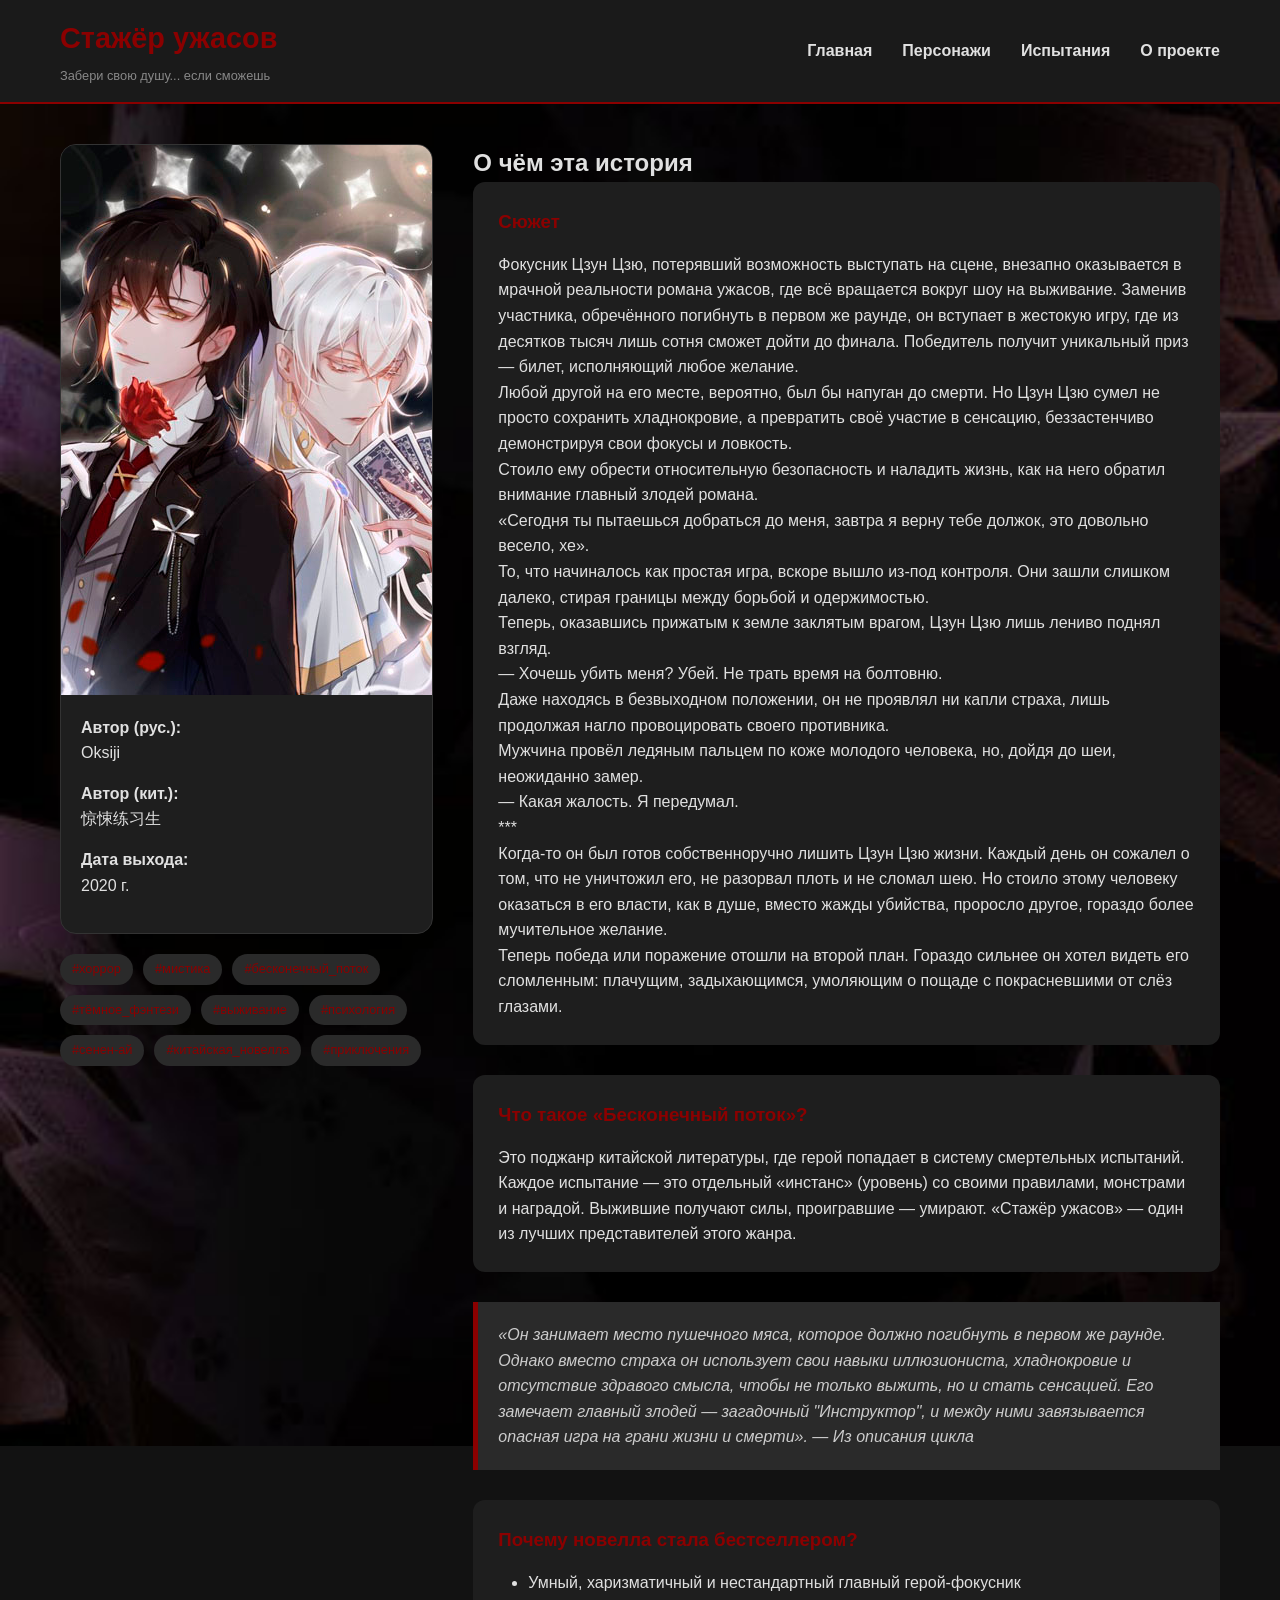
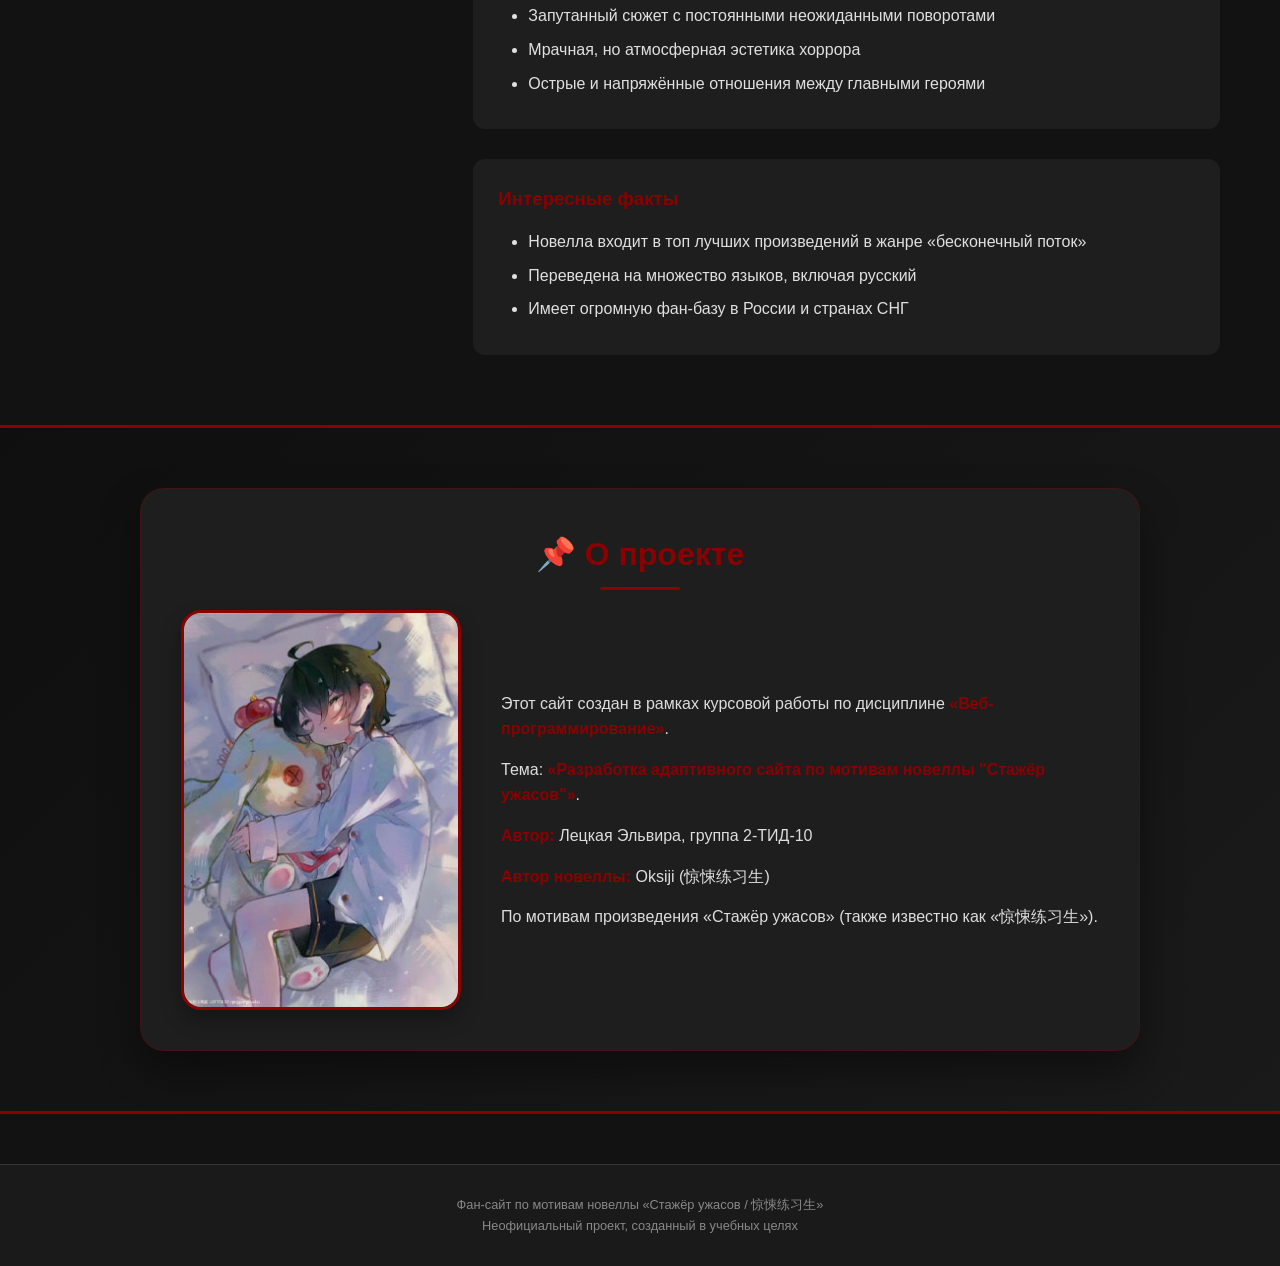
<file: index.html>
<!DOCTYPE html>
<html lang="ru">
<head>
    <meta charset="UTF-8">
    <meta name="viewport" content="width=device-width, initial-scale=1.0">
    <title>Стажёр ужасов — фан-сайт</title>
    <link rel="stylesheet" href="style.css">
</head>
<body>
    <header class="header">
        <div class="container">
            <div class="header__inner">
                <div class="logo">
                    <h1>Стажёр ужасов</h1>
                    <p>Забери свою душу... если сможешь</p>
                </div>
                <button class="burger-menu" id="burgerBtn">☰</button>
                <nav class="nav-menu" id="navMenu">
                    <ul>
                        <li><a href="index.html">Главная</a></li>
                        <li><a href="characters.html">Персонажи</a></li>
                        <li><a href="trials.html">Испытания</a></li>
                        <li><a href="index.html#project">О проекте</a></li>
                    </ul>
                </nav>
            </div>
        </div>
    </header>

    <main>
        <section class="about-page">
            <div class="container">
                <div class="about-page__grid">
                    <!-- Колонка с обложкой и краткой информацией -->
                    <aside class="about-page__sidebar">
                        <div class="novel-cover">
                            <div class="novel-cover__image">
                                <img src="cover.jpg" alt="Обложка новеллы Стажёр ужасов" style="width:100%; height:100%; object-fit:cover;">
                            </div>
                            <div class="novel-cover__info">
                                <p><strong>Автор (рус.):</strong><br> Oksiji</p>
                                <p><strong>Автор (кит.):</strong><br> 惊悚练习生</p>
                                <p><strong>Дата выхода:</strong><br> 2020 г.</p>
                            </div>
                        </div>
                        <div class="novel-tags">
                            <span class="tag">#хоррор</span>
                            <span class="tag">#мистика</span>
                            <span class="tag">#бесконечный_поток</span>
                            <span class="tag">#тёмное_фэнтези</span>
                            <span class="tag">#выживание</span>
                            <span class="tag">#психология</span>
                            <span class="tag">#сенен-ай</span>
                            <span class="tag">#китайская_новелла</span>
                            <span class="tag">#приключения</span>
                        </div>
                    </aside>

                    <!-- Колонка с основным описанием -->
                    <div class="about-page__content">
                        <h2>О чём эта история</h2>
                        
                        <div class="about-block">
                            <h3>Сюжет</h3>
                            <p>Фокусник Цзун Цзю, потерявший возможность выступать на сцене, внезапно оказывается в мрачной реальности романа ужасов, где всё вращается вокруг шоу на выживание. Заменив участника, обречённого погибнуть в первом же раунде, он вступает в жестокую игру, где из десятков тысяч лишь сотня сможет дойти до финала. Победитель получит уникальный приз — билет, исполняющий любое желание.</p>

                            <p>Любой другой на его месте, вероятно, был бы напуган до смерти. Но Цзун Цзю сумел не просто сохранить хладнокровие, а превратить своё участие в сенсацию, беззастенчиво демонстрируя свои фокусы и ловкость.</p>  

                            <p>Стоило ему обрести относительную безопасность и наладить жизнь, как на него обратил внимание главный злодей романа.</p> 
                            <p>«Сегодня ты пытаешься добраться до меня, завтра я верну тебе должок, это довольно весело, хе».</p>
                            <p>То, что начиналось как простая игра, вскоре вышло из-под контроля. Они зашли слишком далеко, стирая границы между борьбой и одержимостью.</p> 
                            <p>Теперь, оказавшись прижатым к земле заклятым врагом, Цзун Цзю лишь лениво поднял взгляд.</p> 
                            <p>— Хочешь убить меня? Убей. Не трать время на болтовню.</p> 
                            <p>Даже находясь в безвыходном положении, он не проявлял ни капли страха, лишь продолжая нагло провоцировать своего противника.</p>
                            <p>Мужчина провёл ледяным пальцем по коже молодого человека, но, дойдя до шеи, неожиданно замер.</p>
                            <p>— Какая жалость. Я передумал.</p>
                            <p>***</p>
                            <p>Когда-то он был готов собственноручно лишить Цзун Цзю жизни. Каждый день он сожалел о том, что не уничтожил его, не разорвал плоть и не сломал шею. Но стоило этому человеку оказаться в его власти, как в душе, вместо жажды убийства, проросло другое, гораздо более мучительное желание.</p>  
                            <p>Теперь победа или поражение отошли на второй план. Гораздо сильнее он хотел видеть его сломленным: плачущим, задыхающимся, умоляющим о пощаде с покрасневшими от слёз глазами.</p>
                        </div>

                        <div class="about-block">
                            <h3>Что такое «Бесконечный поток»?</h3>
                            <p>Это поджанр китайской литературы, где герой попадает в систему смертельных испытаний. Каждое испытание — это отдельный «инстанс» (уровень) со своими правилами, монстрами и наградой. Выжившие получают силы, проигравшие — умирают. «Стажёр ужасов» — один из лучших представителей этого жанра.</p>
                        </div>

                        <div class="quote-block">
                            <p>«Он занимает место пушечного мяса, которое должно погибнуть в первом же раунде. Однако вместо страха он использует свои навыки иллюзиониста, хладнокровие и отсутствие здравого смысла, чтобы не только выжить, но и стать сенсацией. Его замечает главный злодей — загадочный "Инструктор", и между ними завязывается опасная игра на грани жизни и смерти». — Из описания цикла</p>
                        </div>

                        <div class="about-block">
                            <h3>Почему новелла стала бестселлером?</h3>
                            <ul>
                                <li>Умный, харизматичный и нестандартный главный герой-фокусник</li>
                                <li>Запутанный сюжет с постоянными неожиданными поворотами</li>
                                <li>Мрачная, но атмосферная эстетика хоррора</li>
                                <li>Острые и напряжённые отношения между главными героями</li>
                            </ul>
                        </div>

                        <div class="about-block">
                            <h3>Интересные факты</h3>
                            <ul>
                                <li>Новелла входит в топ лучших произведений в жанре «бесконечный поток»</li>
                                <li>Переведена на множество языков, включая русский</li>
                                <li>Имеет огромную фан-базу в России и странах СНГ</li>
                            </ul>
                        </div>
                    </div>
                </div>
            </div>
        </section>

        <!-- СЕКЦИЯ "О ПРОЕКТЕ" В КОНЦЕ СТРАНИЦЫ (ОТДЕЛЬНО) -->
        <section id="project" class="project-section">
            <div class="container">
                <div class="project-wrapper">
                    <h2>📌 О проекте</h2>
                    <div class="project-content">
                        <div class="project-image-container">
                            <img src="зайка.jpg" alt="Проект Стажёр ужасов" class="project-image" onerror="this.src='https://placehold.co/300x200/8b0000/white?text=Стажёр+ужасов'">
                        </div>
                        <div class="project-text">
                            <p>Этот сайт создан в рамках курсовой работы по дисциплине <strong>«Веб-программирование»</strong>.</p>
                            <p>Тема: <strong>«Разработка адаптивного сайта по мотивам новеллы "Стажёр ужасов"»</strong>.</p>
                            <p><strong>Автор:</strong> Лецкая Эльвира, группа 2-ТИД-10</p>
                            <p><strong>Автор новеллы:</strong> Oksiji (惊悚练习生)</p>
                            <p>По мотивам произведения «Стажёр ужасов» (также известно как «惊悚练习生»).</p>
                        </div>
                    </div>
                </div>
            </div>
        </section>
    </main>

    <footer class="footer">
        <div class="container">
            <p>Фан-сайт по мотивам новеллы «Стажёр ужасов / 惊悚练习生»</p>
            <p>Неофициальный проект, созданный в учебных целях</p>
        </div>
    </footer>

    <script src="script.js"></script>
</body>
</html>
</file>
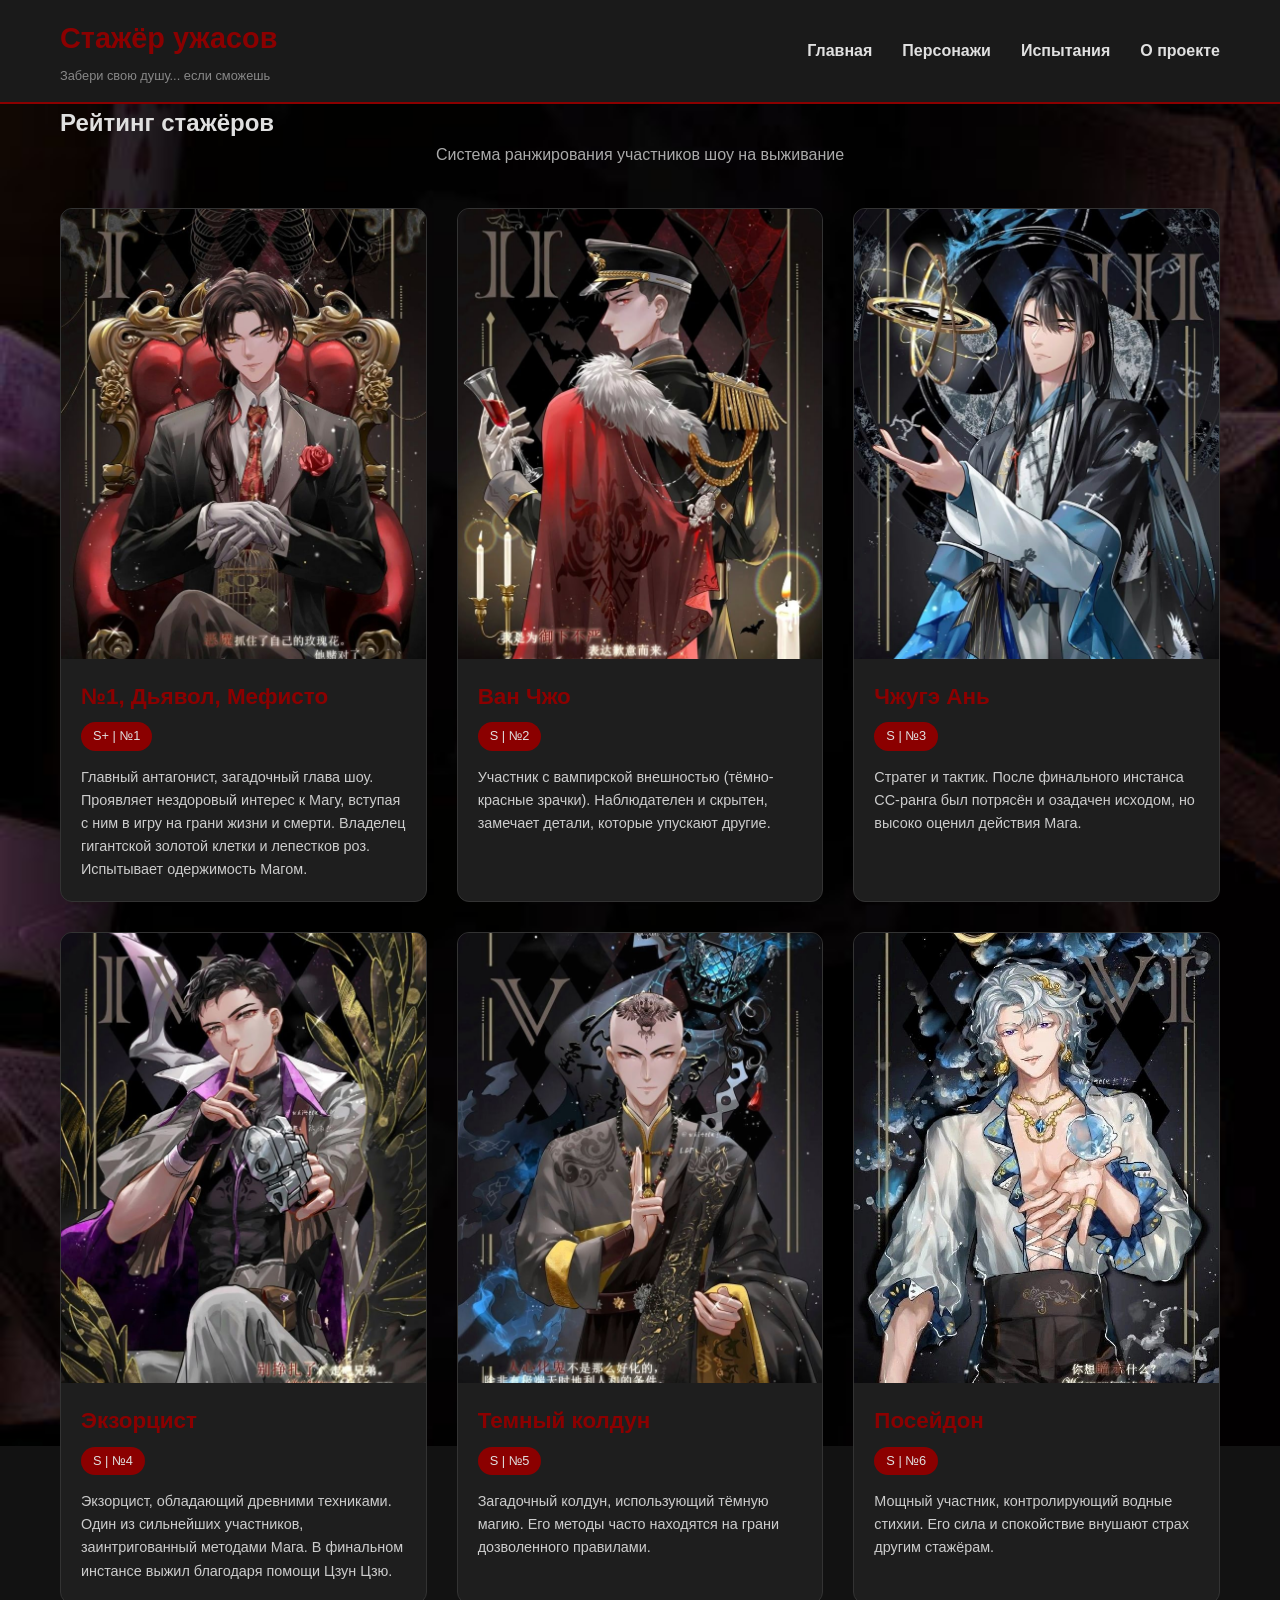
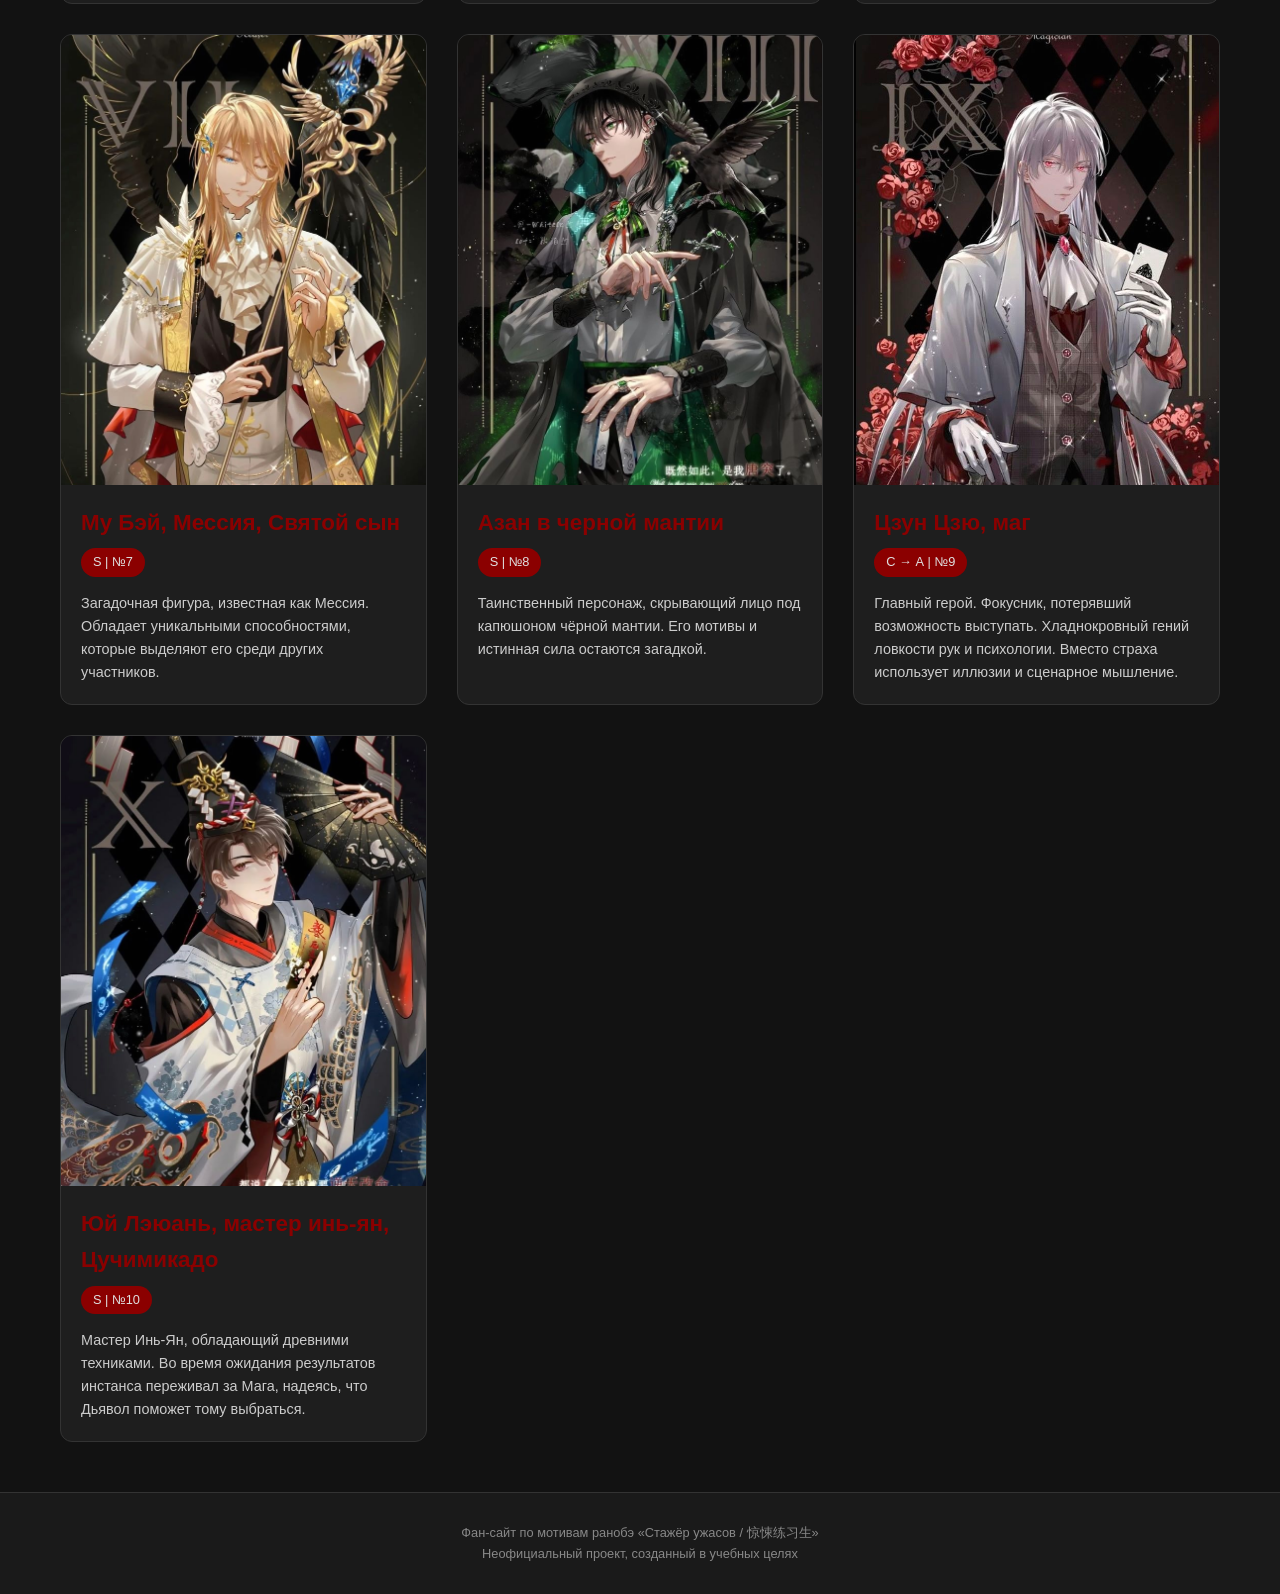
<file: characters.html>
<!DOCTYPE html>
<html lang="ru">
<head>
    <meta charset="UTF-8">
    <meta name="viewport" content="width=device-width, initial-scale=1.0">
    <title>Персонажи — Стажёр ужасов</title>
    <link rel="stylesheet" href="style.css">
</head>
<body>
    <header class="header">
        <div class="container">
            <div class="header__inner">
                <div class="logo">
                    <h1>Стажёр ужасов</h1>
                    <p>Забери свою душу... если сможешь</p>
                </div>
                <button class="burger-menu" id="burgerBtn">☰</button>
                <nav class="nav-menu" id="navMenu">
                    <ul>
                        <li><a href="index.html">Главная</a></li>
                        <li><a href="characters.html">Персонажи</a></li>
                        <li><a href="trials.html">Испытания</a></li>
                        <li><a href="index.html#project">О проекте</a></li>
                    </ul>
                </nav>
            </div>
        </div>
    </header>

    <main>
        <section class="characters-page">
            <div class="container">
                <h2>Рейтинг стажёров</h2>
                <p class="section-desc">Система ранжирования участников шоу на выживание</p>
                
                <div class="characters-grid" id="charactersGrid">
                    <!-- Карточки персонажей добавятся через JavaScript -->
                </div>
            </div>
        </section>
    </main>

    <footer class="footer">
        <div class="container">
            <p>Фан-сайт по мотивам ранобэ «Стажёр ужасов / 惊悚练习生»</p>
            <p>Неофициальный проект, созданный в учебных целях</p>
        </div>
    </footer>

    <script src="script.js"></script>
</body>
</html>
</file>
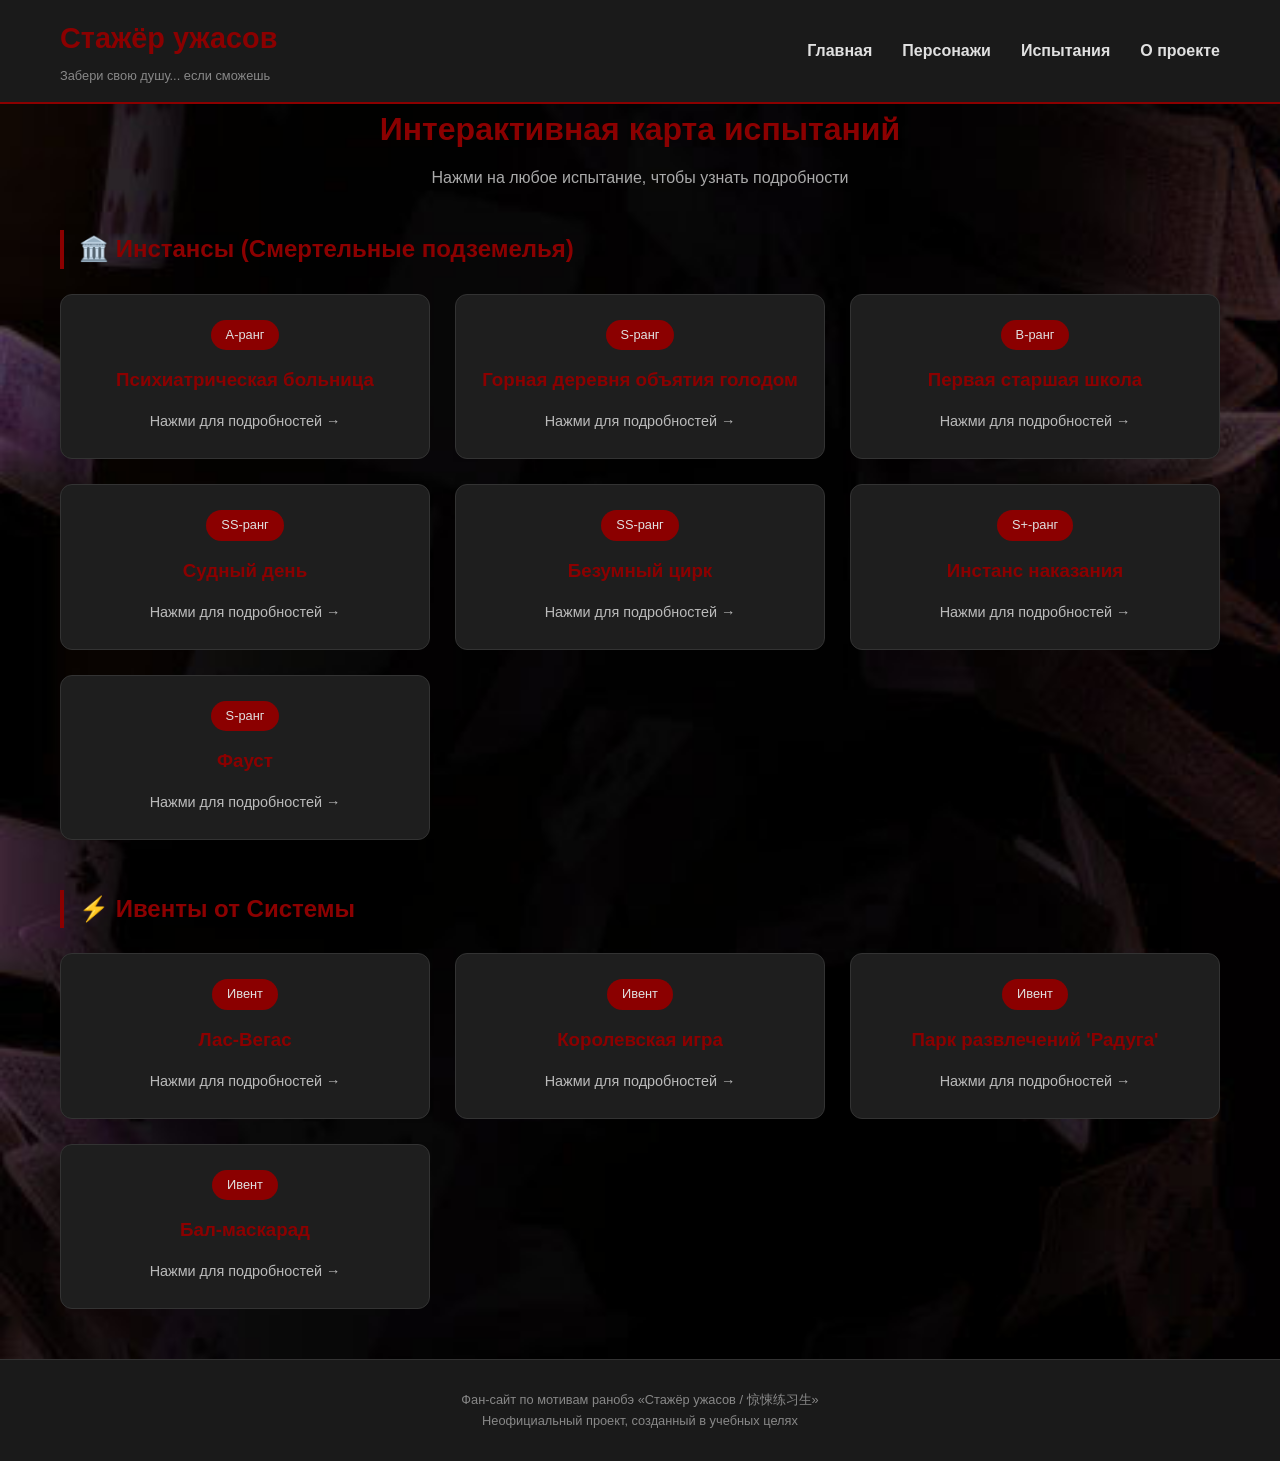
<file: trials.html>
<!DOCTYPE html>
<html lang="ru">
<head>
    <meta charset="UTF-8">
    <meta name="viewport" content="width=device-width, initial-scale=1.0">
    <title>Испытания — Стажёр ужасов</title>
    <link rel="stylesheet" href="style.css">
</head>
<body>
    <header class="header">
        <div class="container">
            <div class="header__inner">
                <div class="logo">
                    <h1>Стажёр ужасов</h1>
                    <p>Забери свою душу... если сможешь</p>
                </div>
                <button class="burger-menu" id="burgerBtn">☰</button>
                <nav class="nav-menu" id="navMenu">
                    <ul>
                        <li><a href="index.html">Главная</a></li>
                        <li><a href="characters.html">Персонажи</a></li>
                        <li><a href="trials.html">Испытания</a></li>
                        <li><a href="index.html#project">О проекте</a></li>
                    </ul>
                </nav>
            </div>
        </div>
    </header>

    <main>
        <section class="trials-page">
            <div class="container">
                <h2>Интерактивная карта испытаний</h2>
                <p class="section-desc">Нажми на любое испытание, чтобы узнать подробности</p>
                
                <!-- Раздел 1: Инстансы -->
                <div class="trials-section">
                    <h3 class="trials-section__title">🏛️ Инстансы (Смертельные подземелья)</h3>
                    <div class="trials-map" id="instancesMap">
                        <!-- Инстансы добавятся через JavaScript -->
                    </div>
                </div>

                <!-- Раздел 2: Ивенты от Системы -->
                <div class="trials-section">
                    <h3 class="trials-section__title">⚡ Ивенты от Системы</h3>
                    <div class="trials-map" id="eventsMap">
                        <!-- Ивенты добавятся через JavaScript -->
                    </div>
                </div>
            </div>
        </section>
    </main>

    <footer class="footer">
        <div class="container">
            <p>Фан-сайт по мотивам ранобэ «Стажёр ужасов / 惊悚练习生»</p>
            <p>Неофициальный проект, созданный в учебных целях</p>
        </div>
    </footer>

    <script src="script.js"></script>
</body>
</html>
</file>
<file: style.css>
/* ===== ОБЩИЕ СТИЛИ И СБРОС ===== */
* {
    margin: 0;
    padding: 0;
    box-sizing: border-box;
}

body {
    font-family: 'Segoe UI', Tahoma, Geneva, Verdana, sans-serif;
    background-image: url('фон.jpg');
    background-size: cover;
    background-position: center;
    background-attachment: fixed;
    background-repeat: no-repeat;
    background-color: #121212;
    color: #e0e0e0;
    line-height: 1.6;
}

.container {
    max-width: 1200px;
    margin: 0 auto;
    padding: 0 20px;
}

/* ===== ШАПКА И НАВИГАЦИЯ ===== */
.header {
    background-color: #1a1a1a;
    border-bottom: 2px solid #8b0000;
    position: sticky;
    top: 0;
    z-index: 100;
}

.header__inner {
    display: flex;
    justify-content: space-between;
    align-items: center;
    padding: 15px 0;
}

.logo h1 {
    color: #8b0000;
    font-size: 1.8rem;
    margin-bottom: 5px;
}

.logo p {
    font-size: 0.8rem;
    color: #888;
}

.nav-menu ul {
    display: flex;
    list-style: none;
    gap: 30px;
}

.nav-menu a {
    color: #e0e0e0;
    text-decoration: none;
    font-weight: bold;
    transition: color 0.3s;
}

.nav-menu a:hover {
    color: #8b0000;
}

.burger-menu {
    display: none;
    background: none;
    border: none;
    color: white;
    font-size: 28px;
    cursor: pointer;
}

/* ===== СТРАНИЦА "О НОВЕЛЛЕ" (ОНА ЖЕ ГЛАВНАЯ) ===== */
.about-page__grid {
    display: grid;
    grid-template-columns: 1fr 2fr;
    gap: 40px;
    margin: 40px 0;
}

.novel-cover {
    background-color: #1e1e1e;
    border-radius: 16px;
    overflow: hidden;
    border: 1px solid #333;
}

.novel-cover__image {
    background-color: #2a2a2a;
    height: 550px;
    display: flex;
    align-items: center;
    justify-content: center;
    color: #888;
}

.novel-cover__info {
    padding: 20px;
}

.novel-cover__info p {
    margin-bottom: 15px;
}

.novel-tags {
    display: flex;
    flex-wrap: wrap;
    gap: 10px;
    margin-top: 20px;
}

.tag {
    background-color: #2a2a2a;
    padding: 5px 12px;
    border-radius: 20px;
    font-size: 0.8rem;
    color: #8b0000;
}

.about-block {
    background-color: #1e1e1e;
    border-radius: 12px;
    padding: 25px;
    margin-bottom: 30px;
}

.about-block h3 {
    color: #8b0000;
    margin-bottom: 15px;
}

.about-block ul {
    margin-left: 30px;
}

.about-block li {
    margin-bottom: 8px;
}

.quote-block {
    background-color: #2a2a2a;
    border-left: 5px solid #8b0000;
    padding: 20px;
    margin: 30px 0;
    font-style: italic;
    color: #ccc;
}

/* ===== СТРАНИЦА ПЕРСОНАЖЕЙ ===== */
.section-desc {
    text-align: center;
    margin-bottom: 40px;
    color: #aaa;
}

.characters-grid {
    display: grid;
    grid-template-columns: repeat(auto-fit, minmax(280px, 1fr));
    gap: 30px;
}

.character-card {
    background-color: #1e1e1e;
    border-radius: 12px;
    overflow: hidden;
    transition: transform 0.3s;
    border: 1px solid #333;
}

.character-card:hover {
    transform: translateY(-5px);
    border-color: #8b0000;
}

.character-img {
    height: 200px;
    background-color: #2a2a2a;
    display: flex;
    align-items: center;
    justify-content: center;
    color: #888;
    font-size: 0.9rem;
}

.character-info {
    padding: 20px;
}

.character-name {
    font-size: 1.4rem;
    margin-bottom: 8px;
    color: #8b0000;
}

.character-rank {
    display: inline-block;
    background-color: #8b0000;
    padding: 4px 12px;
    border-radius: 20px;
    font-size: 0.8rem;
    margin-bottom: 15px;
}

.character-desc {
    color: #ccc;
    font-size: 0.9rem;
}

/* ===== СТРАНИЦА ИСПЫТАНИЙ ===== */
.trials-page h2 {
    text-align: center;
    margin-bottom: 10px;
    font-size: 2rem;
    color: #8b0000;
}

.trials-section {
    margin-bottom: 50px;
}

.trials-section__title {
    color: #8b0000;
    margin-bottom: 25px;
    font-size: 1.5rem;
    border-left: 4px solid #8b0000;
    padding-left: 15px;
}

.trials-map {
    display: grid;
    grid-template-columns: repeat(auto-fit, minmax(280px, 1fr));
    gap: 25px;
}

.trial-card {
    background-color: #1e1e1e;
    border-radius: 12px;
    padding: 25px;
    cursor: pointer;
    transition: all 0.3s;
    border: 1px solid #333;
    text-align: center;
}

.trial-card:hover {
    transform: translateY(-5px);
    border-color: #8b0000;
    background-color: #252525;
}

.trial-rank {
    display: inline-block;
    background-color: #8b0000;
    padding: 5px 15px;
    border-radius: 25px;
    font-size: 0.8rem;
    margin-bottom: 15px;
}

.trial-card h3 {
    color: #8b0000;
    margin-bottom: 15px;
}

.trial-card p {
    color: #bbb;
    font-size: 0.9rem;
}

/* ===== МОДАЛЬНОЕ ОКНО ===== */
.modal {
    position: fixed;
    top: 0;
    left: 0;
    width: 100%;
    height: 100%;
    background-color: rgba(0, 0, 0, 0.8);
    display: flex;
    align-items: center;
    justify-content: center;
    z-index: 1000;
}

.modal-content {
    background-color: #1e1e1e;
    border-radius: 16px;
    padding: 30px;
    max-width: 500px;
    width: 90%;
    border: 2px solid #8b0000;
    position: relative;
}

.modal-close {
    position: absolute;
    top: 15px;
    right: 20px;
    font-size: 28px;
    cursor: pointer;
    color: #8b0000;
}

.modal-close:hover {
    color: #fff;
}

.modal-content h3 {
    color: #8b0000;
    margin-bottom: 20px;
}

.modal-content p {
    line-height: 1.6;
}

/* ===== ПОДВАЛ ===== */
.footer {
    background-color: #1a1a1a;
    text-align: center;
    padding: 30px 0;
    margin-top: 50px;
    border-top: 1px solid #333;
}

.footer p {
    font-size: 0.8rem;
    color: #888;
}

/* ===== АДАПТИВНОСТЬ (МЕДИА-ЗАПРОСЫ) ===== */

/* Планшеты */
@media (max-width: 768px) {
    .burger-menu {
        display: block;
    }
    
    .nav-menu {
        display: none;
        position: absolute;
        top: 100%;
        left: 0;
        width: 100%;
        background-color: #1a1a1a;
        padding: 20px;
    }
    
    .nav-menu.active {
        display: block;
    }
    
    .nav-menu ul {
        flex-direction: column;
        gap: 15px;
        text-align: center;
    }
    
    .about-page__grid {
        grid-template-columns: 1fr;
        gap: 30px;
    }
    
    .novel-cover__image {
        height: 250px;
    }
}

/* Телефоны */
@media (max-width: 480px) {
    .logo h1 {
        font-size: 1.2rem;
    }
    
    .logo p {
        font-size: 0.6rem;
    }
    
    h2 {
        font-size: 1.5rem !important;
    }
    
    .feature-card, .character-card, .trial-card {
        padding: 15px;
    }
    
    .modal-content {
        padding: 20px;
    }
    
    .character-name {
        font-size: 1.2rem;
    }
}

/* ===== СТИЛИ ДЛЯ ФОТОГРАФИЙ ПЕРСОНАЖЕЙ ===== */
.character-img {
    height: 450px;
    background-color: #2a2a2a;
    display: flex;
    align-items: center;
    justify-content: center;
    overflow: hidden;
    position: relative;
}

.character-img__photo {
    width: 100%;
    height: 100%;
    object-fit: cover;
    display: block;
}

.character-img__placeholder {
    font-size: 4rem;
    color: #888;
    display: flex;
    align-items: center;
    justify-content: center;
    width: 100%;
    height: 100%;
}

/* ===== СТИЛИ ДЛЯ БЛОКА "О ПРОЕКТЕ" (ВНУТРИ СЕКЦИИ) ===== */
.project-info {
    text-align: center;
}

.project-card {
    background-color: #1e1e1e;
    border-radius: 16px;
    padding: 25px;
    border: 1px solid #8b0000;
    text-align: center;
}

.project-card p {
    margin: 12px 0;
    line-height: 1.6;
}

.project-card strong {
    color: #8b0000;
}

/* ===== СЕКЦИЯ "О ПРОЕКТЕ" В КОНЦЕ СТРАНИЦЫ (КАК НА ФОТО) ===== */
.project-section {
    padding: 60px 0;
    background: linear-gradient(135deg, #0f0f0f, #1a1a1a);
    border-top: 3px solid #8b0000;
    border-bottom: 3px solid #8b0000;
    margin: 30px 0 0 0;
}

.project-wrapper {
    max-width: 1000px;
    margin: 0 auto;
    background-color: #1e1e1e;
    border-radius: 24px;
    padding: 40px;
    box-shadow: 0 20px 40px rgba(0, 0, 0, 0.4);
    border: 1px solid rgba(139, 0, 0, 0.3);
}

.project-section h2 {
    text-align: center;
    margin-bottom: 30px;
    font-size: 2rem;
    color: #8b0000;
    position: relative;
    display: inline-block;
    width: 100%;
}

.project-section h2::after {
    content: '';
    position: absolute;
    bottom: -10px;
    left: 50%;
    transform: translateX(-50%);
    width: 80px;
    height: 3px;
    background-color: #8b0000;
    border-radius: 2px;
}

.project-content {
    display: flex;
    gap: 40px;
    align-items: center;
    flex-wrap: wrap;
}

.project-image-container {
    flex: 0 0 280px;  
    height: 400px;    
    border-radius: 20px;
    overflow: hidden;
    border: 3px solid #8b0000;
    box-shadow: 0 10px 20px rgba(0, 0, 0, 0.3);
    background-color: #2a2a2a;
}

.project-image {
    width: 100%;
    height: 100%;      
    object-fit: cover; 
    display: block;
    transition: transform 0.3s;
}

.project-image:hover {
    transform: scale(1.02);
}

.project-text {
    flex: 1;
    text-align: left;
}

.project-text p {
    margin: 15px 0;
    line-height: 1.6;
    color: #ddd;
    font-size: 1rem;
}

.project-text strong {
    color: #8b0000;
}

/* Адаптив для секции "О проекте" */
@media (max-width: 768px) {
    .project-section {
        padding: 40px 0;
    }
    
    .project-wrapper {
        padding: 25px;
        margin: 0 15px;
    }
    
    .project-content {
        flex-direction: column;
        gap: 25px;
    }
    
    .project-image-container {
        flex: 0 0 auto;
        max-width: 250px;
    }
    
    .project-section h2 {
        font-size: 1.5rem;
    }
    
    .project-text {
        text-align: center;
    }
}

@media (max-width: 480px) {
    .project-wrapper {
        padding: 20px;
    }
    
    .project-image-container {
        max-width: 200px;
    }
    
    .project-text p {
        font-size: 0.9rem;
    }
}
</file>
